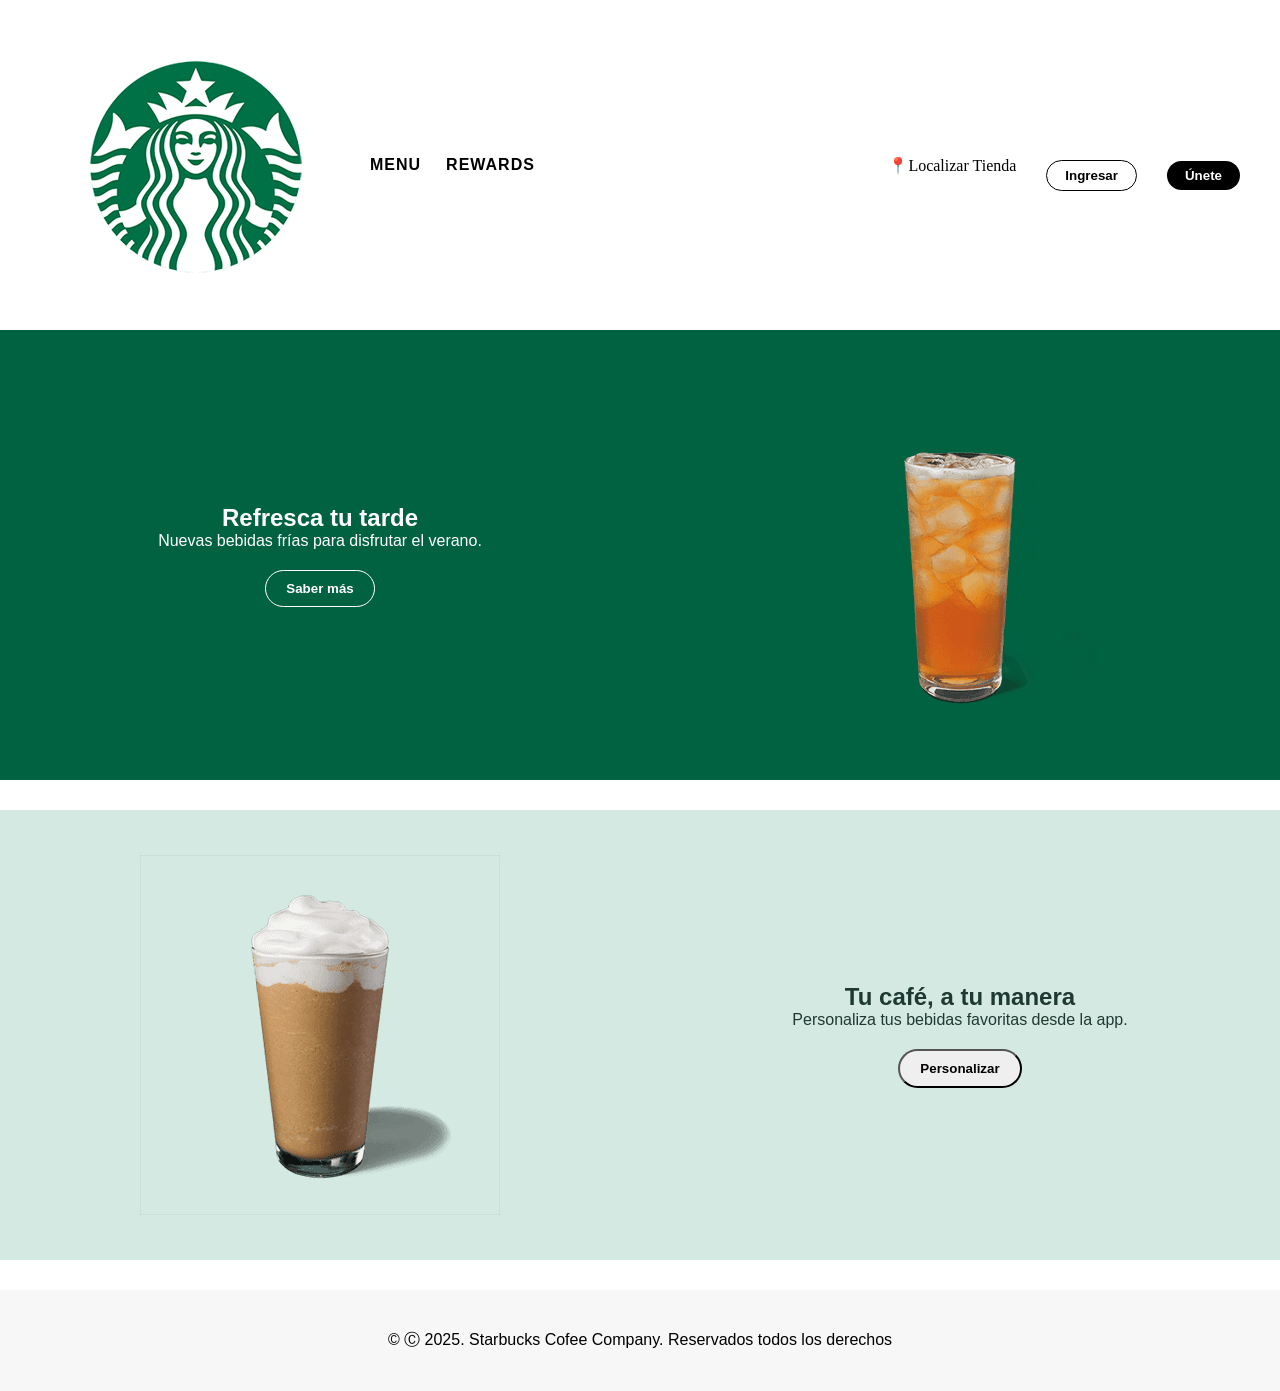
<file: index.html>
<!DOCTYPE html>
<html lang="es">
<head>
    <meta charset="UTF-8">
    <meta name="viewport" content="width=device-width, initial-scale=1.0">
    <title>Introducion a flexbox</title>
    <link rel="stylesheet" href="src/style/style.css">
</head>
<body>
<nav class="starbucks-nav">
    <div class="nav-left">
        <img src="src/img/starbucks-logo.png" alt="Logo de starbucks" class="logo">
        <ul class="menu-list">
            <li>MENU</li>
            <li>REWARDS</li>
        </ul>
    </div>

    <div class="nav-right">
        <div class="location">
            <span class="romanesco-regular">📍Localizar Tienda</span>
        </div>
        <button class="btn-login">Ingresar</button>
        <button class="btn-join">Únete</button>
    </div>
</nav>



    <main>
        <section class="hero green-section">
            <div class="content-box">
                <h1>Refresca tu tarde</h1>
                <p>Nuevas bebidas frías para disfrutar el verano.</p>
                <button class="btn-outline-white">Saber más</button>
            </div>
            <div class="image-box">
                <img src="src/img/shaken-black-tea_1.png" alt="Bebida">
            </div>
        </section>

        <section class="hero pink-section reverse">
            <div class="content-box">
                <h1>Tu café, a tu manera</h1>
                <p>Personaliza tus bebidas favoritas desde la app.</p>
                <button class="btn-outline-dark">Personalizar</button>
            </div>
            <div class="image-box">
                <img src="src/img/mocha-blanco-frappuccino_1.png" alt="App">
            </div>
        </section>
    </main>

    <footer class="footer">
        <div class="footer-links">
            <p>&copy; Ⓒ 2025. Starbucks Cofee Company. Reservados todos los derechos</p>
        </div>
    </footer>


</body>
</html>
</file>
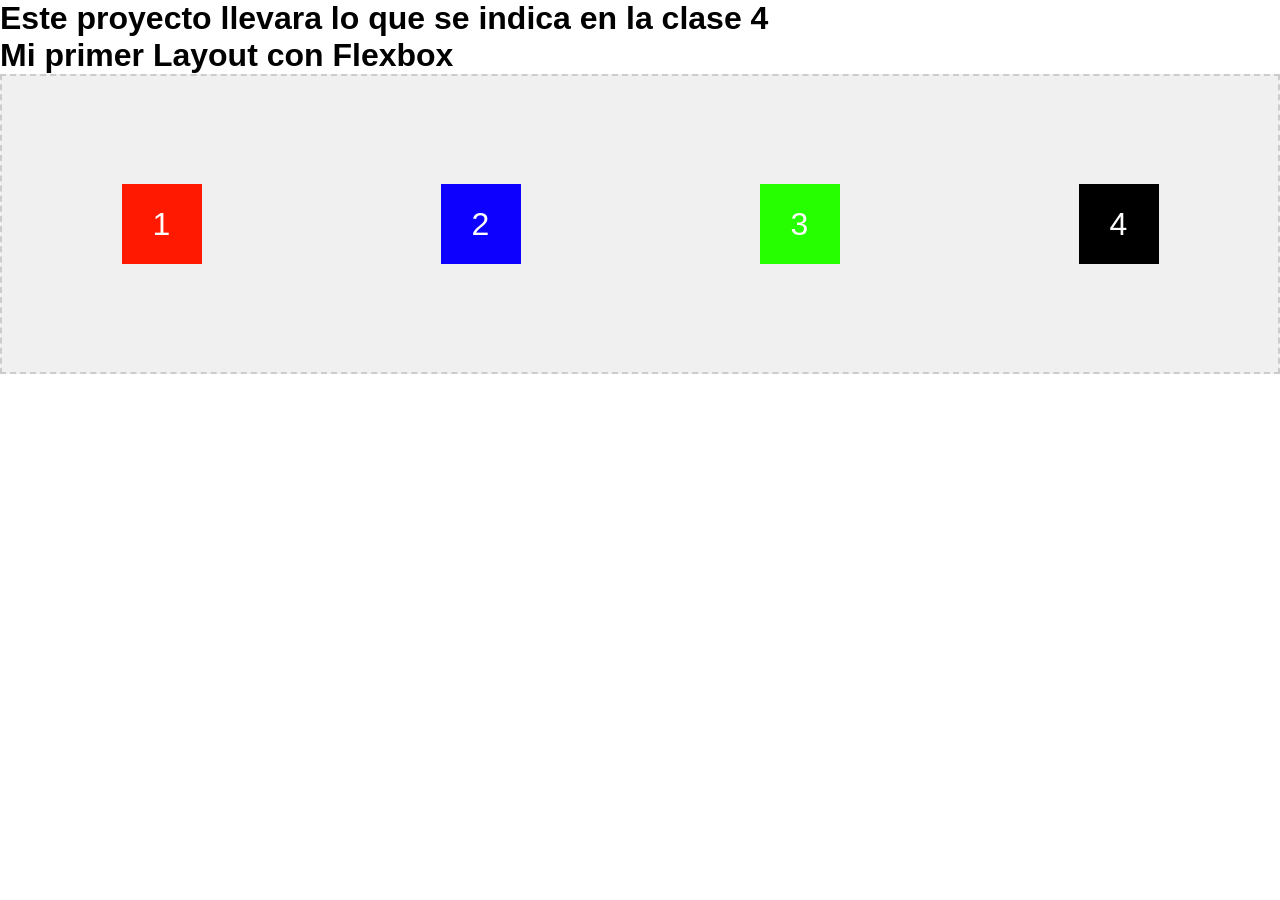
<file: practica.html>
<!DOCTYPE html>
<html lang="es">
<head>
    <meta charset="UTF-8">
    <meta name="viewport" content="width=device-width, initial-scale=1.0">
    <title>Introducion a flexbox</title>
    <link rel="stylesheet" href="src/style/style.css">
</head>
<body>
    <h1>Este proyecto llevara lo que se indica en la clase 4</h1>

    <h1>Mi primer Layout con Flexbox</h1>
    <div class="contenedor">
        <div class="caja caja-1">1</div>
        <div class="caja caja-2">2</div>
        <div class="caja caja-3">3</div>
        <div class="caja caja-4">4</div>
    </div>
    
</body>
</html>
</file>
<file: src/style/style.css>
body{
    background-color: rgb(255, 255, 255);
    font-family: Arial, Helvetica, sans-serif;
}

.contenedor {
    display: flex;
    flex-direction: row; 
    justify-content: space-around;
    align-items: center;
    background-color: #f0f0f0;
    height: 300px;
    border: 2px dashed #ccc;
}

.caja {
    width: 80px;
    height: 80px;
    color: white;
    font-size: 2rem;
    display: flex;
    justify-content: center;
    align-items: center;
}

.caja-1 { background-color: #ff1900; }
.caja-2 { background-color: #0d00ff; }
.caja-3 { background-color: #26ff00; }
.caja-4 { background-color: #000000; }


* {
    margin: 0;
    padding: 0;
    box-sizing: border-box;
    font-family: 'Open Sans', sans-serif;
}
.romanesco-regular {
  font-family: "Romanesco", cursive;
  font-weight: 400;
  font-style: normal;
}

.starbucks-nav {
    display: flex;
    justify-content: space-between; 
    align-items: center; 
    padding: 15px 40px;
    background-color: white;
    box-shadow: 0 2px 5px rgba(0,0,0,0.1);
}

.nav-left, .nav-right {
    display: flex;
    align-items: center;
    gap: 30px; 
}

.menu-list {
    display: flex;
    list-style: none;
    gap: 25px;
    font-weight: bold;
    letter-spacing: 1px;
}


.btn-login {
    padding: 7px 18px;
    border: 1px solid black;
    background: white;
    border-radius: 50px;
    font-weight: bold;
    cursor: pointer;
}

.btn-join {
    padding: 7px 18px;
    background: black;
    color: white;
    border: none;
    border-radius: 50px;
    font-weight: bold;
    cursor: pointer;
}

.hero {
    display: flex;
    flex-wrap: wrap;
    min-height: 450px;
    margin-bottom: 30px;
}

.reverse {
    flex-direction: row-reverse; 
}

.content-box, .image-box {
    flex: 1; 
    display: flex;
    flex-direction: column; 
    justify-content: center;
    align-items: center;
    padding: 40px;
    text-align: center;
}

.green-section { background-color: #006241; color: white; }
.pink-section { background-color: #d4e9e2; color: #1e3932; }

button {
    padding: 10px 20px;
    border-radius: 50px;
    cursor: pointer;
    font-weight: bold;
    margin-top: 20px;
}

.btn-outline { border: 1px solid black; background: none; }
.btn-dark { background-color: black; color: white; border: none; }
.btn-outline-white { border: 1px solid white; background: none; color: white; }

.image-box img {
    max-width: 80%;
    height: auto;
}

.footer {
    display: flex;
    justify-content: center;
    padding: 40px;
    background: #f7f7f7;
}
</file>
